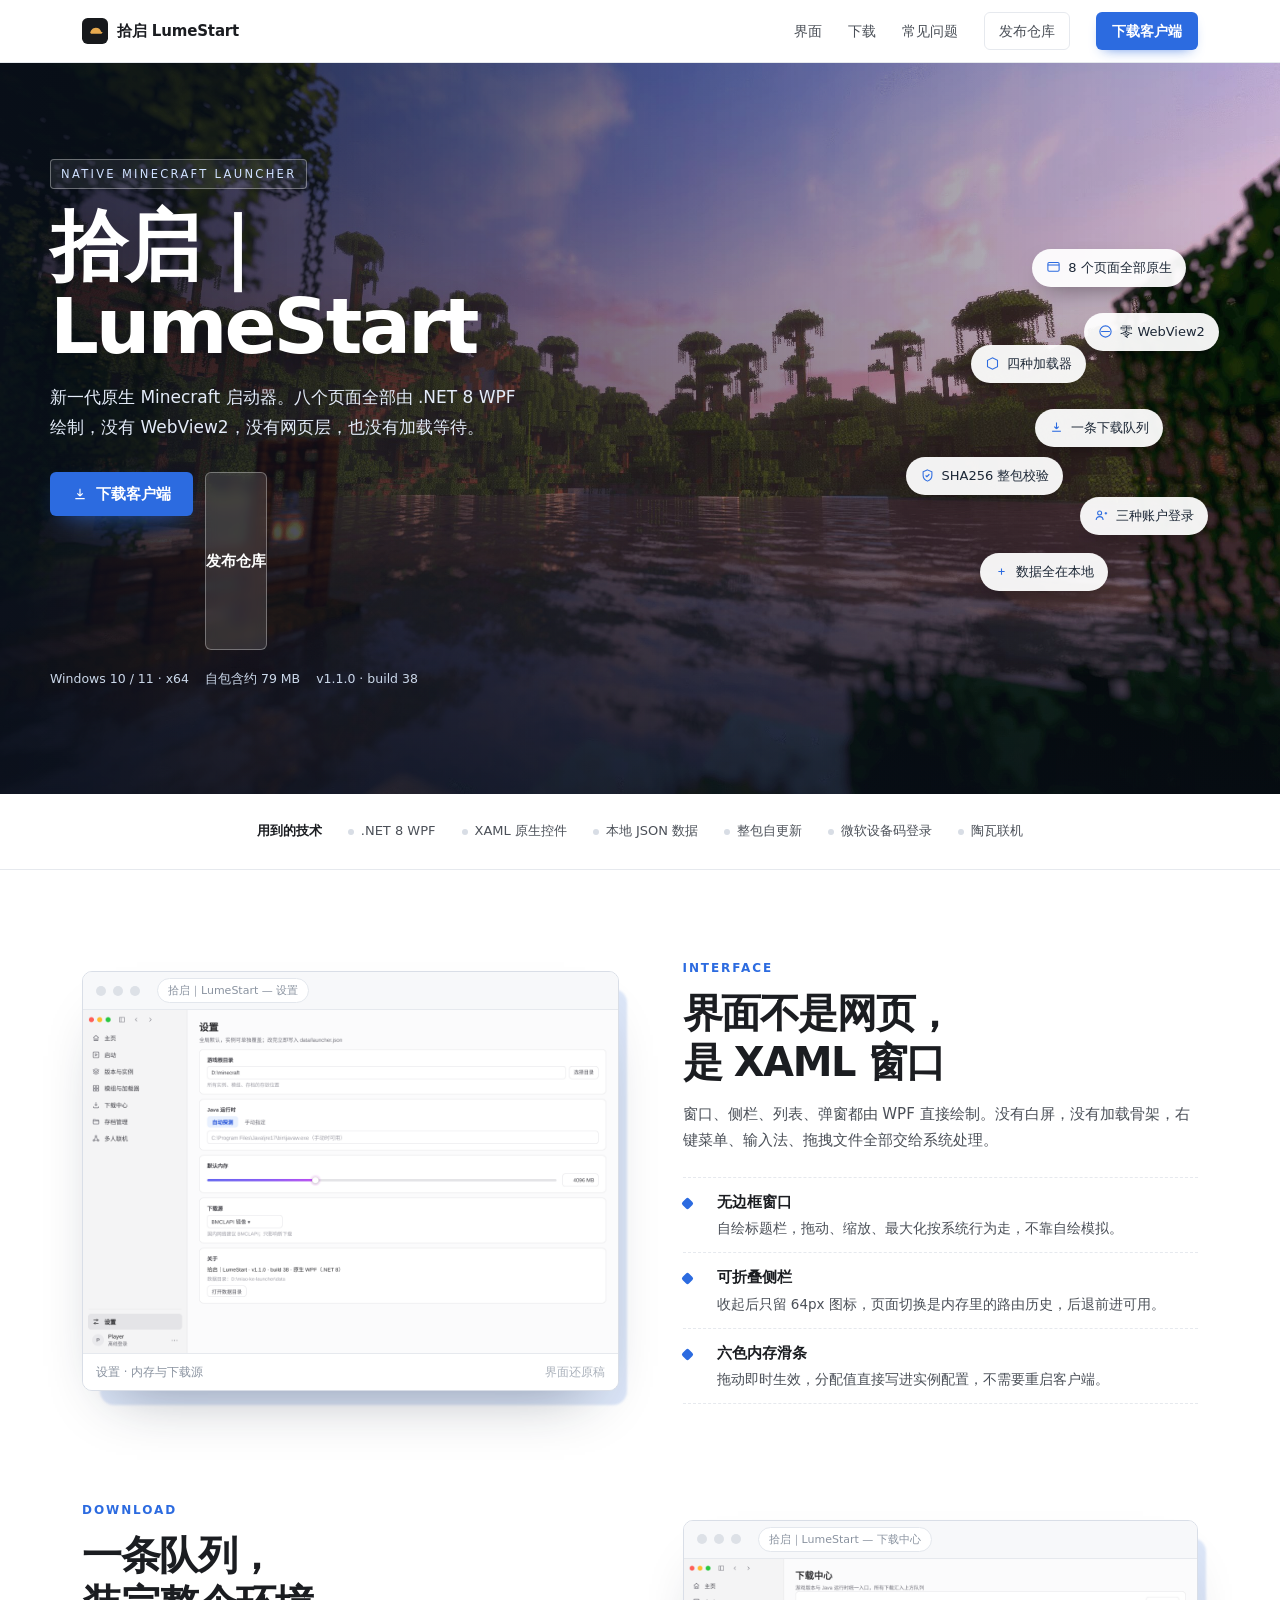
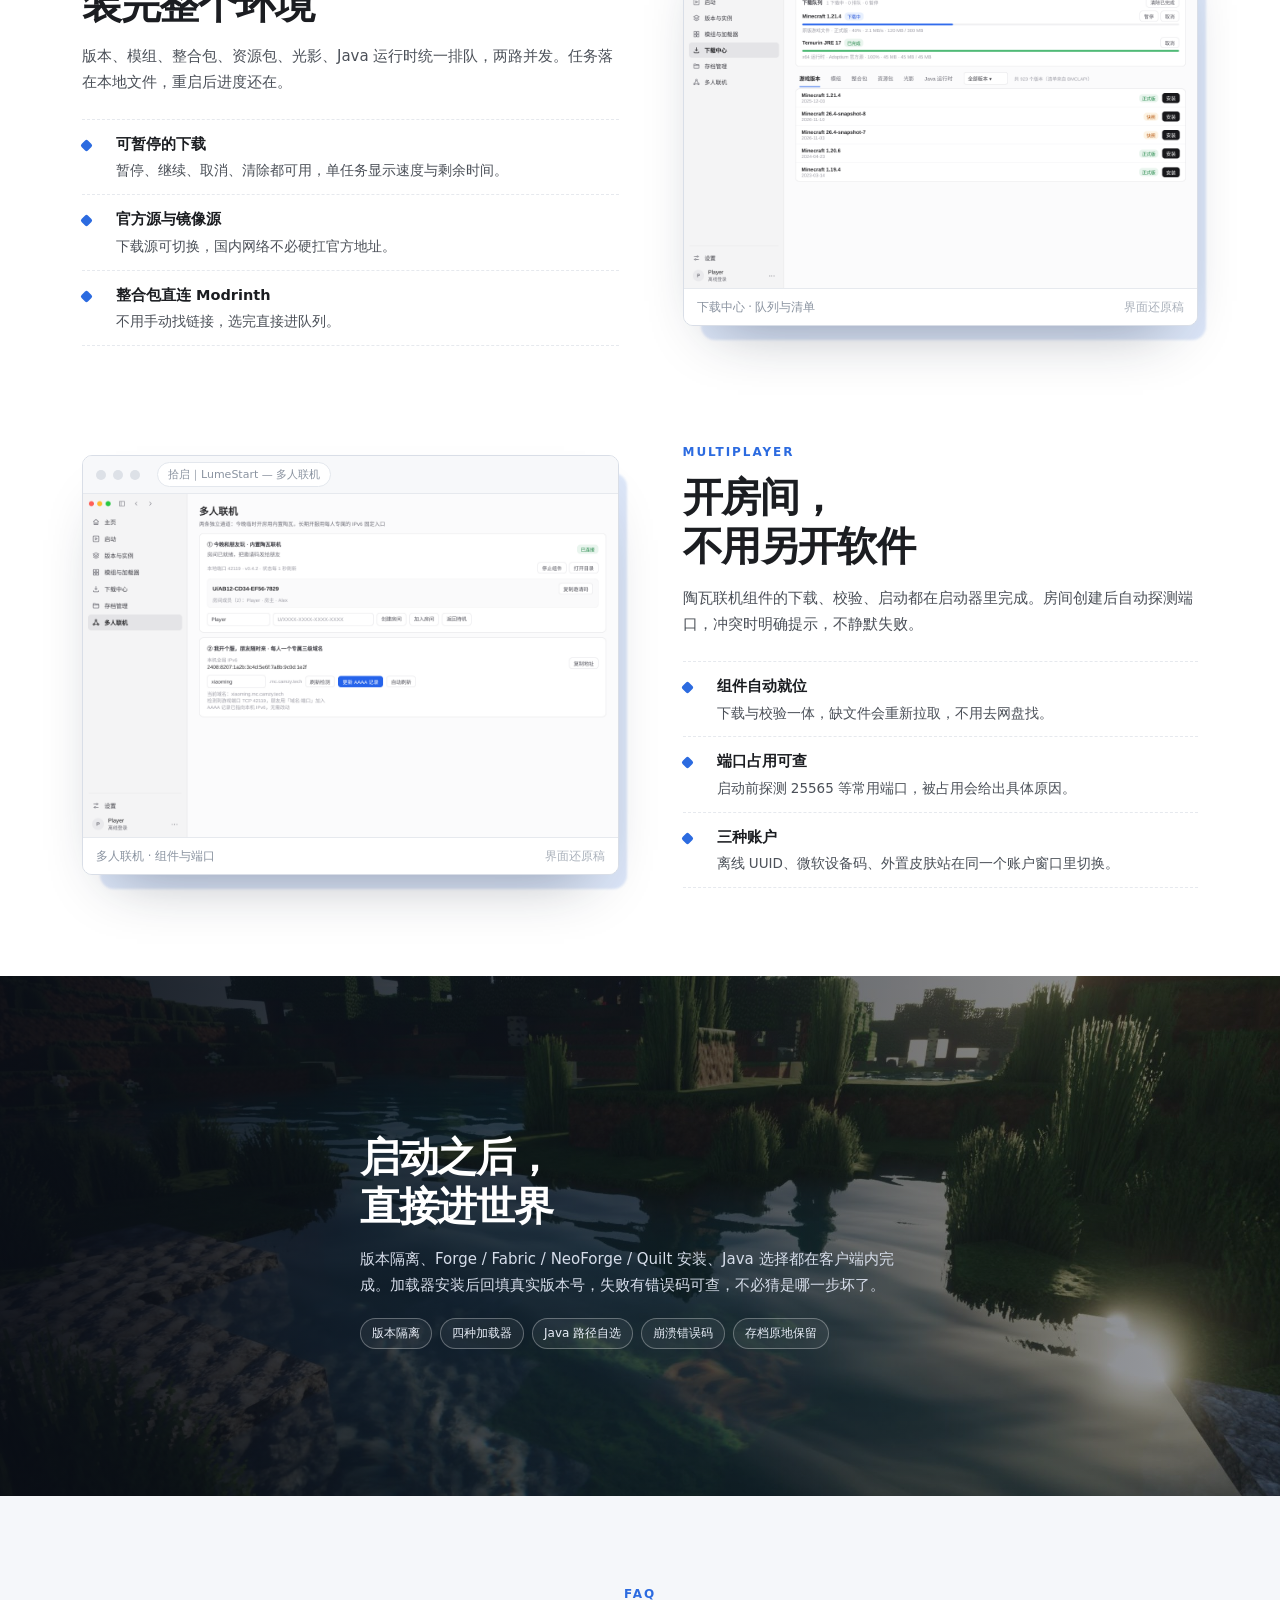
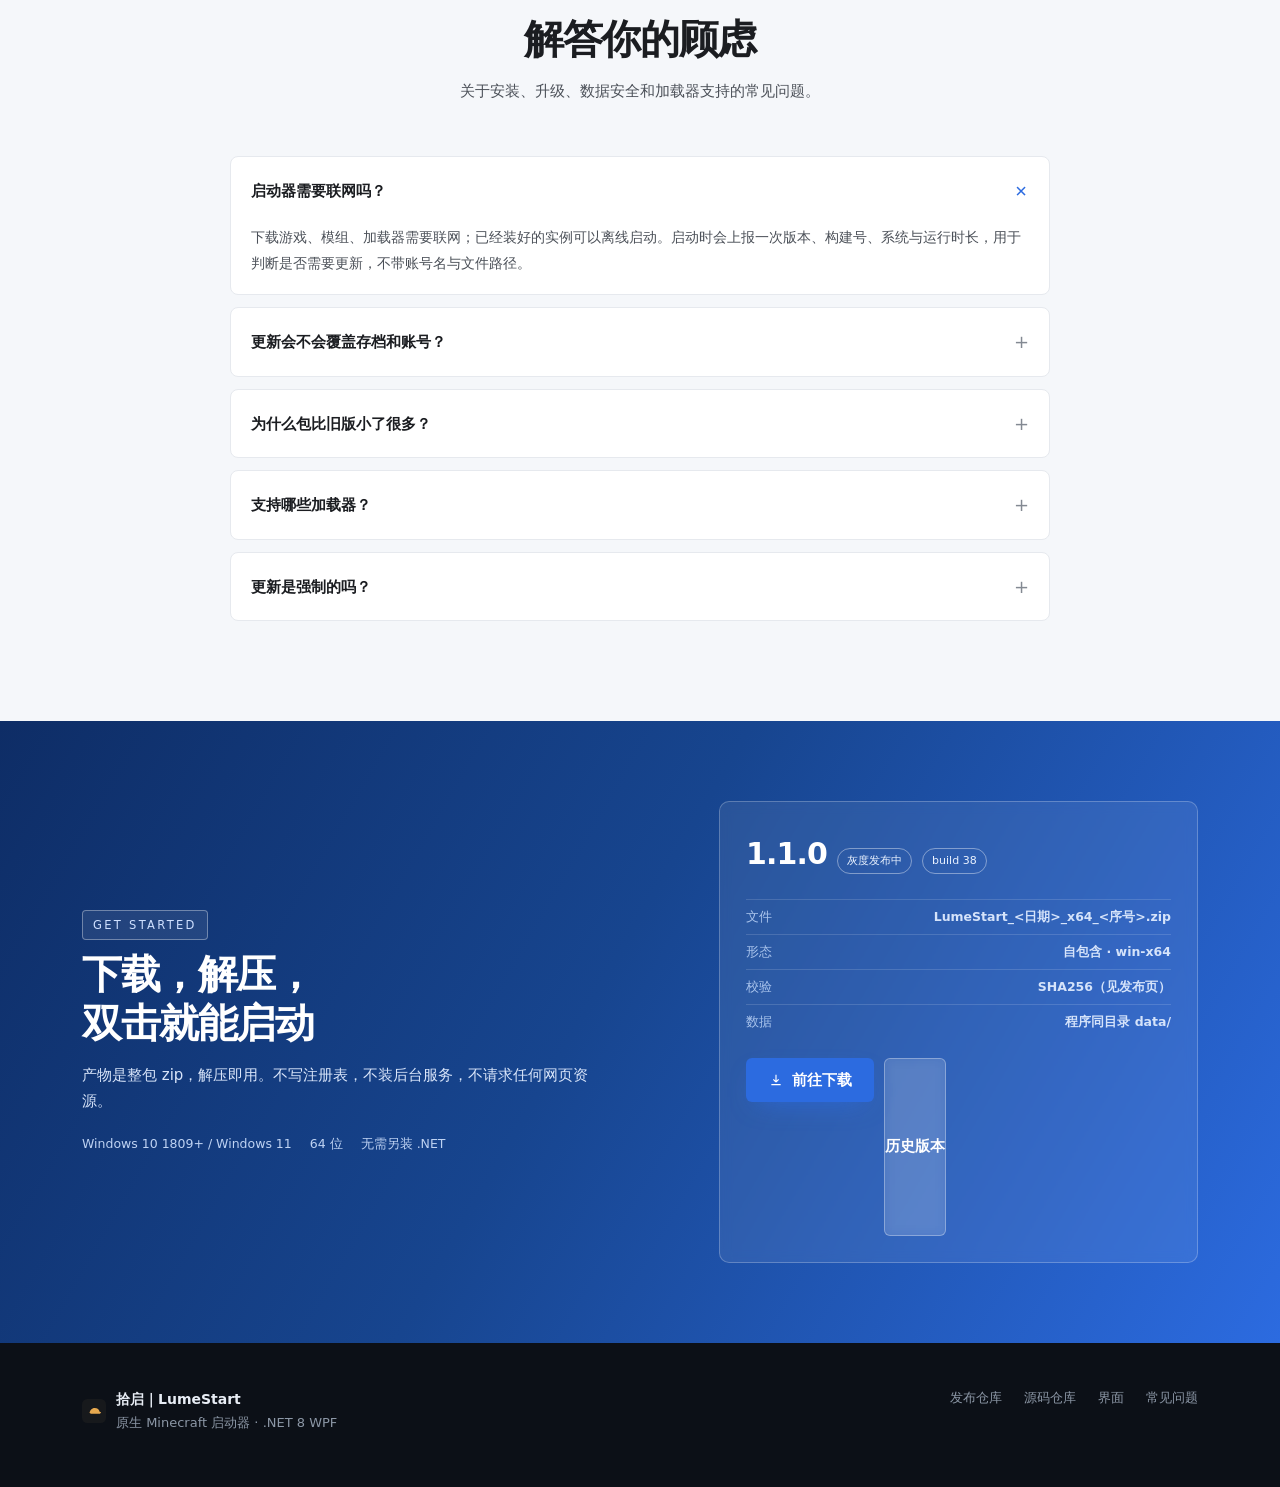
<file: index.html>
<!DOCTYPE html>
<html lang="zh-CN">
<head>
<meta charset="UTF-8" />
<meta name="viewport" content="width=device-width, initial-scale=1" />
<title>拾启｜LumeStart · 原生 Minecraft 启动器</title>
<meta name="description" content="拾启｜LumeStart 是基于 .NET 8 WPF 的原生 Minecraft 启动器：八个页面全部原生实现，不依赖 WebView2 与任何网页层。" />
<link rel="stylesheet" href="https://miaoda.feishu.cn/fonts/css2?family=Noto+Sans+SC:wght@400;500;700;900&display=swap" />
<link rel="icon" href="data:image/svg+xml,%3Csvg xmlns='http://www.w3.org/2000/svg' viewBox='0 0 64 64'%3E%3Crect width='64' height='64' rx='14' fill='%2317191C'/%3E%3Cpath d='M20 40c0-9 6-16 14-16 7 0 12 4 13 10l4 1-3 4H24c-2 0-4-2-4-5z' fill='%23E7A94F'/%3E%3C/svg%3E" />
<style>
:root{
  --ink:#1B1D21; --ink2:#4B5058; --ink3:#838992;
  --bg:#FFFFFF; --bg2:#F5F7FA;
  --line:#E6E9EE;
  --blue:#2C6BE0; --blue-dk:#1E55BF; --blue-soft:#EAF1FF;
  --max:1180px;
}
*{box-sizing:border-box}
html{scroll-behavior:smooth}
body{margin:0;background:var(--bg);color:var(--ink);
  font-family:"Noto Sans SC","HarmonyOS Sans SC","PingFang SC","Microsoft YaHei",system-ui,sans-serif;
  font-size:16px;line-height:1.75;-webkit-font-smoothing:antialiased}
img{display:block;max-width:100%}
a{color:inherit;text-decoration:none}
.wrap{max-width:var(--max);margin:0 auto;padding:0 32px}
@media(max-width:640px){.wrap{padding:0 20px}}

/* header */
header{position:sticky;top:0;z-index:50;background:rgba(255,255,255,.94);backdrop-filter:blur(10px);border-bottom:1px solid var(--line)}
.nav{display:flex;align-items:center;gap:26px;height:62px;font-size:14px}
.logo{display:flex;align-items:center;gap:9px;font-weight:700;font-size:15px;letter-spacing:-.01em}
.logo svg{width:26px;height:26px}
.nav .sp{flex:1}
.nav a.lk{color:var(--ink2);padding:4px 0}
.nav a.lk:hover{color:var(--blue)}
.nav .ghost{border:1px solid var(--line);border-radius:6px;padding:6px 14px;color:var(--ink2)}
.nav .dl{background:var(--blue);color:#fff;border-radius:6px;padding:7px 16px;font-weight:600;box-shadow:0 6px 14px -8px rgba(44,107,224,.9)}
.nav .dl:hover{background:var(--blue-dk)}
@media(max-width:860px){.nav a.lk{display:none}}

/* hero */
.hero{position:relative;min-height:640px;display:flex;align-items:center;overflow:hidden;color:#fff}
.hero>img{position:absolute;inset:0;width:100%;height:100%;object-fit:cover;object-position:center}
.hero .veil{position:absolute;inset:0;background:
   linear-gradient(90deg,rgba(10,16,28,.86) 0%,rgba(10,16,28,.55) 46%,rgba(10,16,28,.18) 100%),
   linear-gradient(0deg,rgba(10,16,28,.55) 0%,rgba(10,16,28,0) 40%)}
.hero-in{position:relative;z-index:2;display:grid;grid-template-columns:minmax(0,1fr) minmax(0,.95fr);gap:40px;align-items:center;padding:96px 0 104px;width:100%}
@media(max-width:960px){.hero-in{grid-template-columns:1fr;padding:64px 0 74px}.chips{display:none}}
.kicker{display:inline-block;font-size:11.5px;letter-spacing:.2em;color:#CFE0FF;border:1px solid rgba(255,255,255,.35);border-radius:4px;padding:4px 10px;background:rgba(255,255,255,.08)}
h1{margin:18px 0 0;font-size:clamp(40px,6vw,78px);line-height:1.04;letter-spacing:-.04em;font-weight:900;text-shadow:0 8px 40px rgba(0,0,0,.35)}
.hero .sub{margin:16px 0 0;font-size:17px;color:#E4ECF9;max-width:28em}
.acts{display:flex;flex-wrap:wrap;gap:12px;margin-top:30px;align-items:flex-start}
.btn{display:inline-flex;align-items:center;justify-content:center;gap:8px;height:44px;padding:0 22px;border-radius:6px;font-size:14.5px;font-weight:600;transition:.15s}
.btn.pri{background:var(--blue);color:#fff;box-shadow:0 10px 26px -12px rgba(44,107,224,.9)}
.btn.pri:hover{background:var(--blue-dk);transform:translateY(-1px)}
.btn.sec{background:rgba(255,255,255,.12);color:#fff;border:1px solid rgba(255,255,255,.32);backdrop-filter:blur(6px)}
.btn.sec:hover{background:rgba(255,255,255,.2)}
.btn svg{width:16px;height:16px}
.hero .meta{margin-top:18px;font-size:12.5px;color:#CBD8EA;display:flex;gap:16px;flex-wrap:wrap}
.chips{position:relative;height:400px}
.chip{position:absolute;display:inline-flex;align-items:center;gap:7px;background:rgba(255,255,255,.94);color:#1C2736;
  font-size:13px;font-weight:500;padding:8px 14px;border-radius:999px;box-shadow:0 10px 24px -12px rgba(0,0,0,.6);animation:float 6s ease-in-out infinite}
.chip svg{width:15px;height:15px;color:var(--blue)}
@keyframes float{0%,100%{transform:translateY(0)}50%{transform:translateY(-8px)}}
.c1{right:8%;top:6%;animation-delay:0s}
.c2{right:2%;top:22%;animation-delay:.9s}
.c3{right:26%;top:30%;animation-delay:1.8s}
.c4{right:12%;top:46%;animation-delay:2.6s}
.c5{right:30%;top:58%;animation-delay:3.4s}
.c6{right:4%;top:68%;animation-delay:4.2s}
.c7{right:22%;top:82%;animation-delay:5s}
@media(prefers-reduced-motion:reduce){.chip{animation:none}}

/* brand strip */
.strip{background:#fff;border-bottom:1px solid var(--line);padding:26px 0}
.strip-in{display:flex;flex-wrap:wrap;align-items:center;gap:14px 26px;justify-content:center;font-size:13px;color:var(--ink2)}
.strip-in .tag{font-weight:700;color:var(--ink)}
.strip-in span{display:inline-flex;align-items:center;gap:7px}
.strip-in i{width:6px;height:6px;border-radius:50%;background:#D8DDE5}

/* sections */
.sec{padding:88px 0}
.sec.alt{background:var(--bg2)}
.block{display:grid;grid-template-columns:minmax(0,1.02fr) minmax(0,.98fr);gap:64px;align-items:center;margin-bottom:96px}
.block:last-child{margin-bottom:0}
.block.rev .shot{order:2}
@media(max-width:920px){.block{grid-template-columns:1fr;gap:30px;margin-bottom:64px}.block.rev .shot{order:0}}
.shot{position:relative}
.shot .shadow{position:absolute;inset:18px -8px -14px 18px;background:#DCE6F8;border-radius:14px;filter:blur(1px)}
.win{position:relative;background:#fff;border:1px solid #D9DEE7;border-radius:10px;overflow:hidden;
  box-shadow:0 30px 60px -34px rgba(20,30,50,.45)}
.win .bar{height:38px;display:flex;align-items:center;gap:7px;padding:0 13px;background:#F7F8FA;border-bottom:1px solid var(--line)}
.win .bar .d{width:10px;height:10px;border-radius:50%;background:#DDE1E7}
.win .bar .u{margin-left:10px;font-size:11px;color:#8A93A0;background:#fff;border:1px solid #E3E7ED;border-radius:999px;padding:2px 10px}
.win img{width:100%}
.win .cap{font-size:11.5px;color:#8A93A0;padding:8px 13px;border-top:1px solid var(--line);background:#fff;display:flex;justify-content:space-between;gap:10px}
.win .cap em{font-style:normal;color:#AAB1BB}
.tv{aspect-ratio:16/9;width:100%;object-fit:cover}

.copy .eyebrow{font-size:12px;letter-spacing:.16em;color:var(--blue);font-weight:700}
h2{margin:10px 0 0;font-size:clamp(26px,3.4vw,40px);line-height:1.22;letter-spacing:-.035em;font-weight:900}
.copy p{margin:14px 0 0;color:var(--ink2);font-size:15px;max-width:36em}
.points{margin:24px 0 0;list-style:none;padding:0}
.points li{display:grid;grid-template-columns:22px minmax(0,1fr);gap:12px;padding:12px 0;border-top:1px dashed var(--line)}
.points li:last-child{border-bottom:1px dashed var(--line)}
.points .diamond{width:9px;height:9px;background:var(--blue);transform:rotate(45deg);margin-top:9px;border-radius:2px}
.points b{display:block;font-size:14.5px;font-weight:700}
.points span{display:block;font-size:13.5px;color:var(--ink2);margin-top:2px;line-height:1.7}

/* center head */
.cmid{text-align:center;margin-bottom:52px}
.cmid .eyebrow{font-size:12px;letter-spacing:.16em;color:var(--blue);font-weight:700}
.cmid h2{margin:10px auto 0;max-width:20em}
.cmid p{margin:14px auto 0;color:var(--ink2);font-size:15px;max-width:44em}

/* game band */
.game{position:relative;overflow:hidden;background:#0F1420}
.game img{width:100%;height:520px;object-fit:cover;opacity:.82}
.game .veil{position:absolute;inset:0;background:linear-gradient(90deg,rgba(9,13,22,.92),rgba(9,13,22,.25))}
.game .txt{position:absolute;inset:0;display:flex;align-items:center;color:#fff}
.game .txt .in{max-width:560px}
.game .txt h2{color:#fff}
.game .txt p{color:#D6DDEA;font-size:15px}
.game .tags{margin-top:20px;display:flex;gap:8px;flex-wrap:wrap}
.game .tags span{font-size:12px;border:1px solid rgba(255,255,255,.3);border-radius:999px;padding:4px 11px;color:#E8EEF8;background:rgba(255,255,255,.06)}
@media(max-width:700px){.game img{height:560px}.game .txt{position:relative;background:#0F1420;padding:36px 0}}

/* faq */
.faq{max-width:820px;margin:0 auto}
.faq details{background:#fff;border:1px solid var(--line);border-radius:8px;margin-bottom:12px;padding:0 20px}
.faq summary{cursor:pointer;list-style:none;display:flex;justify-content:space-between;align-items:center;gap:16px;padding:18px 0;font-size:15px;font-weight:600}
.faq summary::-webkit-details-marker{display:none}
.faq summary i{font-style:normal;color:var(--ink3);font-weight:400;font-size:18px;transition:.16s}
.faq details[open] summary i{transform:rotate(45deg);color:var(--blue)}
.faq p{margin:0 0 18px;font-size:14px;color:var(--ink2);line-height:1.85}

/* download band */
.dl-band{background:linear-gradient(120deg,#0E2D66,#17458F 46%,#2C6BE0);color:#fff;padding:80px 0}
.dl-in{display:grid;grid-template-columns:minmax(0,1.1fr) minmax(0,.9fr);gap:52px;align-items:center}
@media(max-width:900px){.dl-in{grid-template-columns:1fr;gap:30px}}
.dl-band h2{color:#fff}
.dl-band p{color:#D9E5FA;margin:14px 0 0;font-size:15px;max-width:34em}
.dl-band .meta{margin-top:18px;font-size:12.5px;color:#BFD3F3;display:flex;gap:18px;flex-wrap:wrap}
.card{background:rgba(255,255,255,.08);border:1px solid rgba(255,255,255,.24);border-radius:10px;padding:26px;backdrop-filter:blur(6px)}
.card .ver{display:flex;align-items:baseline;gap:10px}
.card .ver b{font-size:30px;font-weight:900;letter-spacing:-.03em}
.card .badge{font-size:11px;border:1px solid rgba(255,255,255,.4);border-radius:999px;padding:2px 9px;color:#EAF2FF}
.card .rows{margin-top:18px;font-size:12.5px;color:#D5E3FA}
.card .rows div{display:flex;justify-content:space-between;gap:14px;padding:6px 0;border-top:1px solid rgba(255,255,255,.14)}
.card .rows span{color:#A9C4EC}
.card .acts{margin-top:20px;display:flex;gap:10px;flex-wrap:wrap}

footer{background:#0C1017;color:#8C97A6;padding:44px 0 52px;font-size:13px}
.foot{display:flex;flex-wrap:wrap;gap:20px;justify-content:space-between;align-items:flex-start}
.foot .fl{display:flex;align-items:center;gap:10px}
.foot .fl svg{width:24px;height:24px}
.foot .fl b{color:#E8EDF5;font-weight:600;display:block;font-size:14px}
.foot .links{display:flex;gap:22px;flex-wrap:wrap}
.foot a:hover{color:#fff}
</style>
</head>
<body>

<header>
  <div class="wrap nav">
    <a class="logo" href="#top">
      <svg viewBox="0 0 64 64" aria-hidden="true"><rect width="64" height="64" rx="14" fill="#17191C"/><path d="M20 40c0-9 6-16 14-16 7 0 12 4 13 10l4 1-3 4H24c-2 0-4-2-4-5z" fill="#E7A94F"/></svg>
      拾启 LumeStart
    </a>
    <span class="sp"></span>
    <a class="lk" href="#interface">界面</a>
    <a class="lk" href="#download">下载</a>
    <a class="lk" href="#faq">常见问题</a>
    <a class="ghost" href="https://github.com/MaoKeDei/launcher_v1" target="_blank" rel="noopener">发布仓库</a>
    <a class="dl" href="#download">下载客户端</a>
  </div>
</header>

<main id="top">

<section class="hero">
  <img src="assets/hero.jpg" alt="Minecraft 湖边落日场景" />
  <div class="veil"></div>
  <div class="wrap hero-in">
    <div>
      <div class="kicker">NATIVE MINECRAFT LAUNCHER</div>
      <h1>拾启｜LumeStart</h1>
      <p class="sub">新一代原生 Minecraft 启动器。八个页面全部由 .NET 8 WPF 绘制，没有 WebView2，没有网页层，也没有加载等待。</p>
      <div class="acts">
        <a class="btn pri" href="https://github.com/MaoKeDei/launcher_v1/releases/latest" target="_blank" rel="noopener">
          <svg viewBox="0 0 24 24" fill="none" stroke="currentColor" stroke-width="1.7"><path d="M12 4v11m0 0l-4-4m4 4l4-4M5 19h14"/></svg>
          下载客户端
        </a>
        <a class="btn sec" href="https://github.com/MaoKeDei/launcher_v1" target="_blank" rel="noopener">发布仓库</a>
      </div>
      <div class="meta"><span>Windows 10 / 11 · x64</span><span>自包含约 79 MB</span><span>v1.1.0 · build 38</span></div>
    </div>
    <div class="chips" aria-hidden="true">
      <span class="chip c1"><svg viewBox="0 0 24 24" fill="none" stroke="currentColor" stroke-width="1.7"><rect x="3" y="4" width="18" height="14" rx="2"/><path d="M3 8h18"/></svg>8 个页面全部原生</span>
      <span class="chip c2"><svg viewBox="0 0 24 24" fill="none" stroke="currentColor" stroke-width="1.7"><circle cx="12" cy="12" r="9"/><path d="M5 12h14"/></svg>零 WebView2</span>
      <span class="chip c3"><svg viewBox="0 0 24 24" fill="none" stroke="currentColor" stroke-width="1.7"><path d="M4 7l8-4 8 4v10l-8 4-8-4z"/></svg>四种加载器</span>
      <span class="chip c4"><svg viewBox="0 0 24 24" fill="none" stroke="currentColor" stroke-width="1.7"><path d="M12 4v10m0 0l-3.5-3.5M12 14l3.5-3.5"/><path d="M5 18h14"/></svg>一条下载队列</span>
      <span class="chip c5"><svg viewBox="0 0 24 24" fill="none" stroke="currentColor" stroke-width="1.7"><path d="M12 3l7 3v6c0 4.4-3 7.4-7 9-4-1.6-7-4.6-7-9V6z"/><path d="M9 12l2 2 4-4"/></svg>SHA256 整包校验</span>
      <span class="chip c6"><svg viewBox="0 0 24 24" fill="none" stroke="currentColor" stroke-width="1.7"><circle cx="9" cy="8" r="3.2"/><path d="M3.5 19c0-3.2 2.5-5.2 5.5-5.2s5.5 2 5.5 5.2"/><path d="M17 8.5h4M19 6.5v4"/></svg>三种账户登录</span>
      <span class="chip c7"><svg viewBox="0 0 24 24" fill="none" stroke="currentColor" stroke-width="1.7"><path d="M7 12h10M12 7v10"/></svg>数据全在本地</span>
    </div>
  </div>
</section>

<div class="strip">
  <div class="wrap strip-in">
    <span class="tag">用到的技术</span>
    <span><i></i>.NET 8 WPF</span>
    <span><i></i>XAML 原生控件</span>
    <span><i></i>本地 JSON 数据</span>
    <span><i></i>整包自更新</span>
    <span><i></i>微软设备码登录</span>
    <span><i></i>陶瓦联机</span>
  </div>
</div>

<section class="sec" id="interface">
  <div class="wrap">
    <div class="block">
      <div class="shot">
        <div class="shadow"></div>
        <div class="win">
          <div class="bar"><span class="d"></span><span class="d"></span><span class="d"></span><span class="u">拾启｜LumeStart — 设置</span></div>
          <img src="assets/ui-settings.png" alt="设置页：原生侧栏、六色渐变内存滑条与下载源" />
          <div class="cap"><span>设置 · 内存与下载源</span><em>界面还原稿</em></div>
        </div>
      </div>
      <div class="copy">
        <div class="eyebrow">INTERFACE</div>
        <h2>界面不是网页，<br>是 XAML 窗口</h2>
        <p>窗口、侧栏、列表、弹窗都由 WPF 直接绘制。没有白屏，没有加载骨架，右键菜单、输入法、拖拽文件全部交给系统处理。</p>
        <ul class="points">
          <li><span class="diamond"></span><div><b>无边框窗口</b><span>自绘标题栏，拖动、缩放、最大化按系统行为走，不靠自绘模拟。</span></div></li>
          <li><span class="diamond"></span><div><b>可折叠侧栏</b><span>收起后只留 64px 图标，页面切换是内存里的路由历史，后退前进可用。</span></div></li>
          <li><span class="diamond"></span><div><b>六色内存滑条</b><span>拖动即时生效，分配值直接写进实例配置，不需要重启客户端。</span></div></li>
        </ul>
      </div>
    </div>

    <div class="block rev" id="download">
      <div class="shot">
        <div class="shadow"></div>
        <div class="win">
          <div class="bar"><span class="d"></span><span class="d"></span><span class="d"></span><span class="u">拾启｜LumeStart — 下载中心</span></div>
          <img src="assets/ui-download.png" alt="下载中心：下载队列与官方版本清单" />
          <div class="cap"><span>下载中心 · 队列与清单</span><em>界面还原稿</em></div>
        </div>
      </div>
      <div class="copy">
        <div class="eyebrow">DOWNLOAD</div>
        <h2>一条队列，<br>装完整个环境</h2>
        <p>版本、模组、整合包、资源包、光影、Java 运行时统一排队，两路并发。任务落在本地文件，重启后进度还在。</p>
        <ul class="points">
          <li><span class="diamond"></span><div><b>可暂停的下载</b><span>暂停、继续、取消、清除都可用，单任务显示速度与剩余时间。</span></div></li>
          <li><span class="diamond"></span><div><b>官方源与镜像源</b><span>下载源可切换，国内网络不必硬扛官方地址。</span></div></li>
          <li><span class="diamond"></span><div><b>整合包直连 Modrinth</b><span>不用手动找链接，选完直接进队列。</span></div></li>
        </ul>
      </div>
    </div>

    <div class="block" id="network">
      <div class="shot">
        <div class="shadow"></div>
        <div class="win">
          <div class="bar"><span class="d"></span><span class="d"></span><span class="d"></span><span class="u">拾启｜LumeStart — 多人联机</span></div>
          <img src="assets/ui-network.png" alt="多人联机：陶瓦联机组件与房间端口" />
          <div class="cap"><span>多人联机 · 组件与端口</span><em>界面还原稿</em></div>
        </div>
      </div>
      <div class="copy">
        <div class="eyebrow">MULTIPLAYER</div>
        <h2>开房间，<br>不用另开软件</h2>
        <p>陶瓦联机组件的下载、校验、启动都在启动器里完成。房间创建后自动探测端口，冲突时明确提示，不静默失败。</p>
        <ul class="points">
          <li><span class="diamond"></span><div><b>组件自动就位</b><span>下载与校验一体，缺文件会重新拉取，不用去网盘找。</span></div></li>
          <li><span class="diamond"></span><div><b>端口占用可查</b><span>启动前探测 25565 等常用端口，被占用会给出具体原因。</span></div></li>
          <li><span class="diamond"></span><div><b>三种账户</b><span>离线 UUID、微软设备码、外置皮肤站在同一个账户窗口里切换。</span></div></li>
        </ul>
      </div>
    </div>
  </div>
</section>

<section class="game">
  <img src="assets/game.jpg" alt="Minecraft 光影下的水面场景" />
  <div class="veil"></div>
  <div class="txt">
    <div class="wrap"><div class="in">
      <h2>启动之后，<br>直接进世界</h2>
      <p>版本隔离、Forge / Fabric / NeoForge / Quilt 安装、Java 选择都在客户端内完成。加载器安装后回填真实版本号，失败有错误码可查，不必猜是哪一步坏了。</p>
      <div class="tags"><span>版本隔离</span><span>四种加载器</span><span>Java 路径自选</span><span>崩溃错误码</span><span>存档原地保留</span></div>
    </div></div>
  </div>
</section>

<section class="sec alt" id="faq">
  <div class="wrap">
    <div class="cmid">
      <div class="eyebrow">FAQ</div>
      <h2>解答你的顾虑</h2>
      <p>关于安装、升级、数据安全和加载器支持的常见问题。</p>
    </div>
    <div class="faq">
      <details open>
        <summary><span>启动器需要联网吗？</span><i>+</i></summary>
        <p>下载游戏、模组、加载器需要联网；已经装好的实例可以离线启动。启动时会上报一次版本、构建号、系统与运行时长，用于判断是否需要更新，不带账号名与文件路径。</p>
      </details>
      <details>
        <summary><span>更新会不会覆盖存档和账号？</span><i>+</i></summary>
        <p>不会。更新只覆盖程序文件，<code>data/</code>（账号、实例、存档、下载队列、设备标识）原地保留。替换使用只覆盖不删除的方式，不清理未知文件。</p>
      </details>
      <details>
        <summary><span>为什么包比旧版小了很多？</span><i>+</i></summary>
        <p>旧版把整套网页资源与 WebView2 一起打包，接近 200 MB。移除网页层后只剩程序、运行时与字体图标，自包含包约 79 MB。</p>
      </details>
      <details>
        <summary><span>支持哪些加载器？</span><i>+</i></summary>
        <p>Forge、Fabric、NeoForge、Quilt 与官方版本。安装失败会给出错误码，可在实例详情里重试，不必重新建实例。</p>
      </details>
      <details>
        <summary><span>更新是强制的吗？</span><i>+</i></summary>
        <p>不是。命中灰度才提示，玩家可以稍后再说；真正需要强制升级时会另做阻塞式提示，这一轮只做提示，不拦启动。</p>
      </details>
    </div>
  </div>
</section>

<section class="dl-band" id="download2">
  <div class="wrap dl-in">
    <div>
      <div class="kicker" style="color:#CFE0FF">GET STARTED</div>
      <h2>下载，解压，<br>双击就能启动</h2>
      <p>产物是整包 zip，解压即用。不写注册表，不装后台服务，不请求任何网页资源。</p>
      <div class="meta"><span>Windows 10 1809+ / Windows 11</span><span>64 位</span><span>无需另装 .NET</span></div>
    </div>
    <div class="card">
      <div class="ver"><b>1.1.0</b><span class="badge">灰度发布中</span><span class="badge">build 38</span></div>
      <div class="rows">
        <div><span>文件</span><b>LumeStart_&lt;日期&gt;_x64_&lt;序号&gt;.zip</b></div>
        <div><span>形态</span><b>自包含 · win-x64</b></div>
        <div><span>校验</span><b>SHA256（见发布页）</b></div>
        <div><span>数据</span><b>程序同目录 data/</b></div>
      </div>
      <div class="acts">
        <a class="btn pri" href="https://github.com/MaoKeDei/launcher_v1/releases/latest" target="_blank" rel="noopener">
          <svg viewBox="0 0 24 24" fill="none" stroke="currentColor" stroke-width="1.7"><path d="M12 4v11m0 0l-4-4m4 4l4-4M5 19h14"/></svg>
          前往下载
        </a>
        <a class="btn sec" href="https://github.com/MaoKeDei/launcher_v1/releases" target="_blank" rel="noopener">历史版本</a>
      </div>
    </div>
  </div>
</section>

</main>

<footer>
  <div class="wrap foot">
    <div class="fl">
      <svg viewBox="0 0 64 64" aria-hidden="true"><rect width="64" height="64" rx="14" fill="#17191C"/><path d="M20 40c0-9 6-16 14-16 7 0 12 4 13 10l4 1-3 4H24c-2 0-4-2-4-5z" fill="#E7A94F"/></svg>
      <div><b>拾启｜LumeStart</b><span>原生 Minecraft 启动器 · .NET 8 WPF</span></div>
    </div>
    <div class="links">
      <a href="https://github.com/MaoKeDei/launcher_v1" target="_blank" rel="noopener">发布仓库</a>
      <a href="https://github.com/MaoKeDei/miao-ke-launcher" target="_blank" rel="noopener">源码仓库</a>
      <a href="#interface">界面</a>
      <a href="#faq">常见问题</a>
    </div>
  </div>
</footer>

</body>
</html>
</file>
